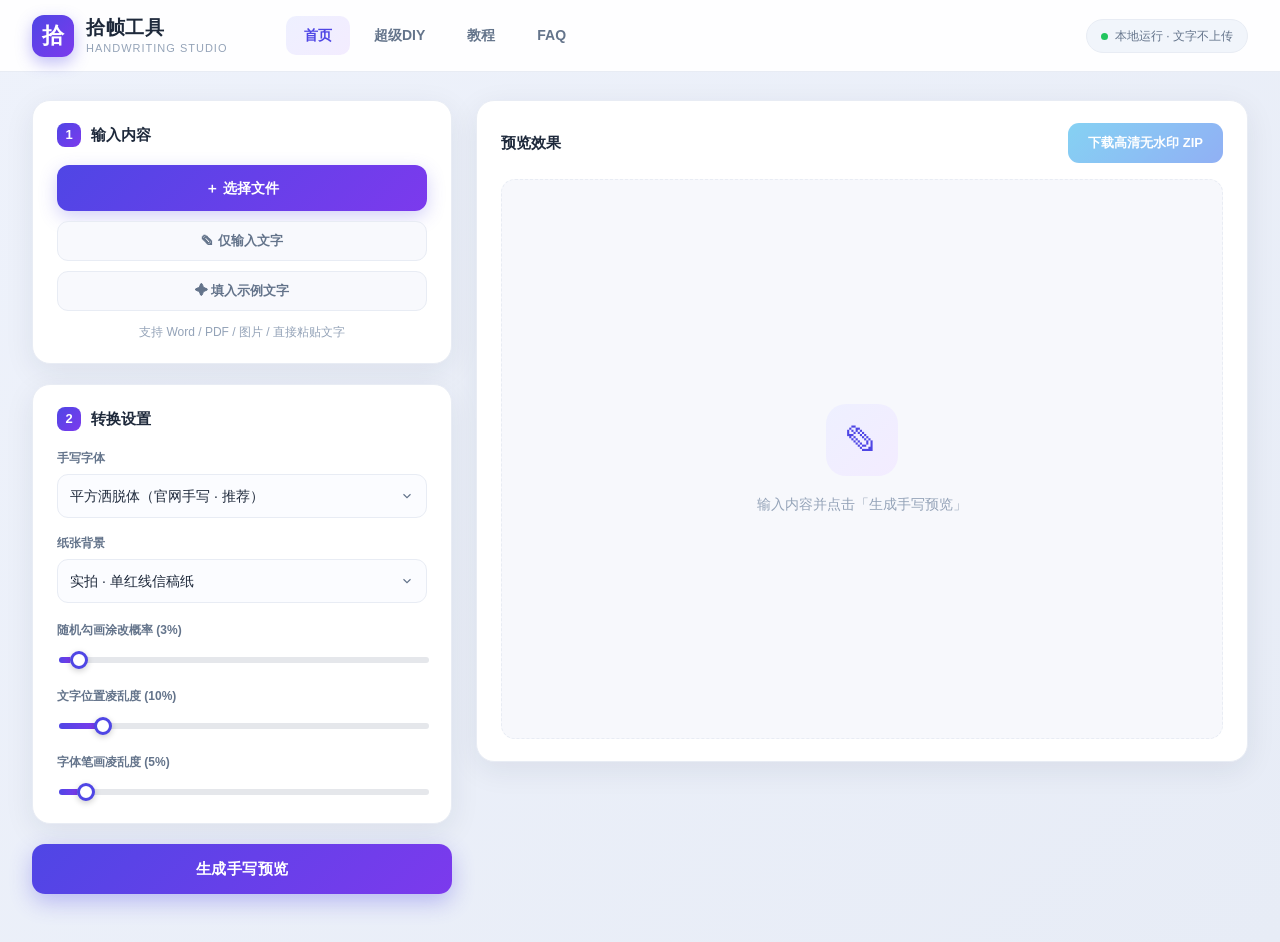
<file: index.html>
<!doctype html>
<html lang="zh-CN">
<head>
<meta charset="utf-8">
<meta name="viewport" content="width=device-width,initial-scale=1">
<title>拾帧工具 - 一键生成手写文稿</title>
<link rel="icon" href="img/logo.a5f914db.png">
<link href="css/fonts.css" rel="stylesheet">
<link href="css/newui.css" rel="stylesheet">
</head>
<body>

<header class="topbar">
  <div class="brand">
    <div class="brand-mark">拾</div>
    <div class="brand-txt"><b>拾帧工具</b><span>HANDWRITING STUDIO</span></div>
  </div>
  <nav class="topnav">
    <div class="nav-item active"><span class="nav-text">首页</span></div>
    <div class="nav-item"><span class="nav-text">超级DIY</span></div>
    <div class="nav-item"><span class="nav-text">教程</span></div>
    <div class="nav-item"><span class="nav-text">FAQ</span></div>
  </nav>
  <div class="topbadge">本地运行 · 文字不上传</div>
</header>

<main class="workspace">
  <!-- 左侧：控制区 -->
  <section class="col-left">

    <div class="card">
      <h2 class="card-h"><i class="n">1</i> 输入内容</h2>
      <div class="file-upload">
        <div class="file-upload-area">
          <label class="file-btn" for="word-file">＋ 选择文件</label>
          <input id="word-file" type="file" accept=".doc,.docx,.jpg,.jpeg,.png,.pdf">
          <button class="right-button ghost" type="button">✎ 仅输入文字</button>
          <button class="no-word-button ghost" type="button">✦ 填入示例文字</button>
        </div>
      </div>
      <p class="hint">支持 Word / PDF / 图片 / 直接粘贴文字</p>
    </div>

    <div class="card">
      <h2 class="card-h"><i class="n">2</i> 转换设置</h2>

      <label class="field" for="font-select">手写字体</label>
      <select id="font-select" class="styled-select sel">
        <option value="0">栗壳坚坚体</option>
        <option value="7">平方洒脱体（官网手写 · 推荐）</option>
        <option value="12">硬笔楷书</option>
        <option value="4">新叶念体</option>
        <option value="6">手写体1</option>
        <option value="14">真实手写体2</option>
        <option value="15">真实手写体3</option>
        <option value="1015">真实手写体3 · 加粗</option>
        <option value="16">真实手写体4</option>
        <option value="1016">真实手写体4 · 加粗</option>
        <option value="8">王强手写体</option>
        <option value="1">喜脉喜欢体</option>
        <option value="2">ChillZhuo</option>
        <option value="3">pigtruman手写体</option>
        <option value="17">真实手写体5</option>
        <option value="1017">真实手写体5 · 加粗</option>
        <option value="18">真实手写体6</option>
        <option value="1018">真实手写体6 · 加粗</option>
        <option value="19">真实手写体7</option>
        <option value="1019">真实手写体7 · 加粗</option>
        <option value="20">真实手写体8</option>
        <option value="1020">真实手写体8 · 加粗</option>
        <option value="21">真实手写体9</option>
        <option value="1021">真实手写体9 · 加粗</option>
        <option value="22">真实手写体10</option>
        <option value="1022">真实手写体10 · 加粗</option>
        <option value="23">真实手写体11</option>
        <option value="1023">真实手写体11 · 加粗</option>
        <option value="24">真实手写体12</option>
        <option value="1024">真实手写体12 · 加粗</option>
        <option value="13">繁体 · 辰宇落雁体</option>
        <option value="9">日文 · TekitouPoem</option>
        <option value="10">韩文 · KimjungchulScript</option>
        <option value="25">其他语言</option>
      </select>

      <label class="field" for="paper-select">纸张背景</label>
      <select id="paper-select" class="styled-select sel">
        <option value="41">实拍 · 红格子稿纸</option>
        <option value="42">可打印 · 黑格子稿纸</option>
        <option value="43">可打印 · 红格子稿纸</option>
        <option value="20">实拍 · 单红线信稿纸</option>
        <option value="30">可打印 · 单红线A4信稿纸</option>
        <option value="0">草稿纸 · 高清实拍</option>
        <option value="1">可打印 · A4纵向 600dpi</option>
        <option value="2">可打印 · A4横向 600dpi</option>
        <option value="3">可打印 · B5纵向 600dpi</option>
        <option value="4">可打印 · B5横向 600dpi</option>
        <option value="5">可打印 · A3纵向 600dpi</option>
        <option value="6">可打印 · A3横向 600dpi</option>
        <option value="22">可打印 · 单红线宽边距</option>
      </select>

      <div class="slider-row">
        <label>随机勾画涂改概率 (3%)</label>
        <input type="range" id="mistake-rate" min="0" max="100" step="1" value="3">
      </div>
      <div class="slider-row">
        <label>文字位置凌乱度 (10%)</label>
        <input type="range" id="messy-ratio" min="0" max="100" step="1" value="10">
      </div>
      <div class="slider-row">
        <label>字体笔画凌乱度 (5%)</label>
        <input type="range" id="char-random" min="0" max="100" step="1" value="5">
      </div>
    </div>

    <button class="preview-button" type="button">生成手写预览</button>
  </section>

  <!-- 右侧：预览区 -->
  <section class="col-right">
    <div class="card preview-card">
      <div class="preview-head">
        <h2 class="card-h">预览效果</h2>
        <button class="download-button" type="button" disabled title="请先生成预览">下载高清无水印 ZIP</button>
      </div>
      <div class="preview-container">
        <div class="preview-placeholder">
          <div class="ph-icon">✎</div>
          <p>输入内容并点击「生成手写预览」</p>
        </div>
      </div>
    </div>
  </section>
</main>

<div class="toast" id="toast"></div>

<script src="vendor/jszip.min.js"></script>
<script src="js/fonts.js"></script>
<script src="js/zx.js"></script>
<script src="js/papers.js"></script>
<script src="js/engine.js"></script>
<script src="js/parser.js"></script>
<script src="js/exporter.js"></script>
<script src="js/aiwriter.js"></script>
<script src="app_official.js"></script>
</body>
</html>
</file>
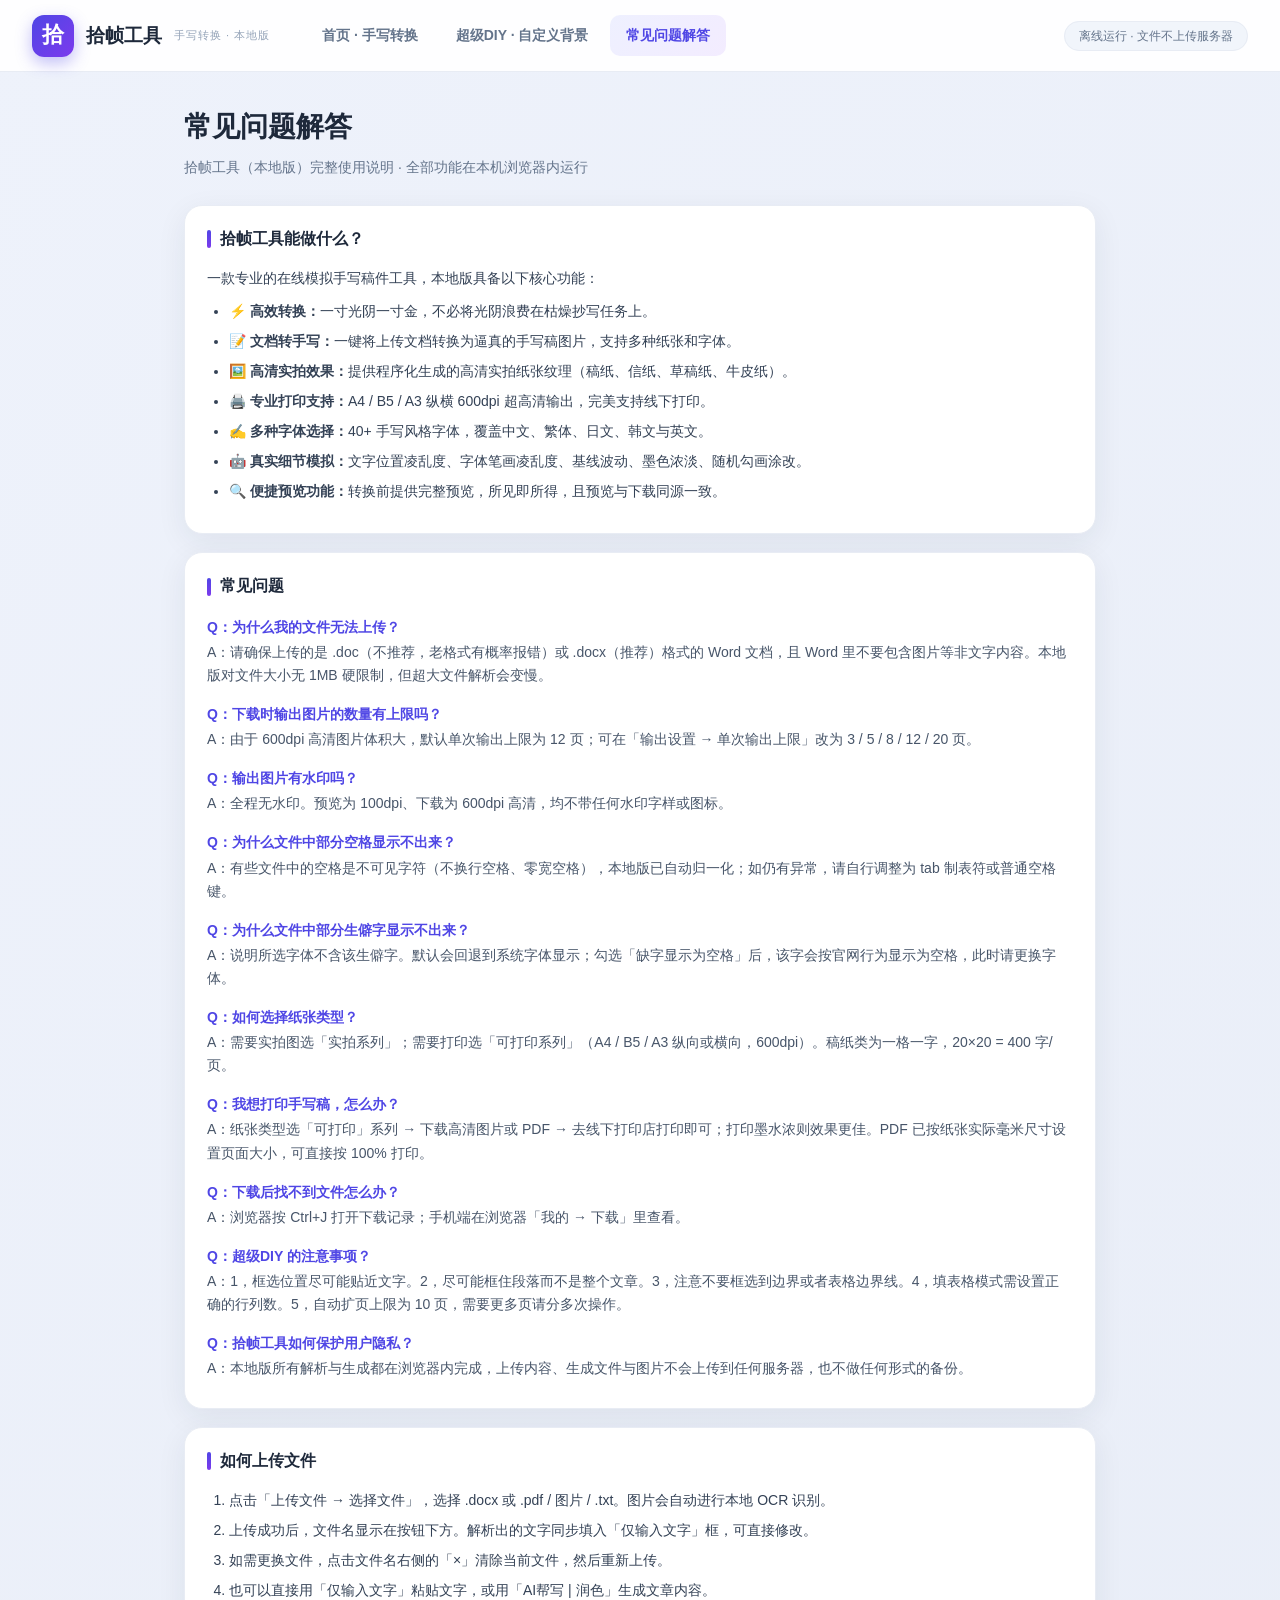
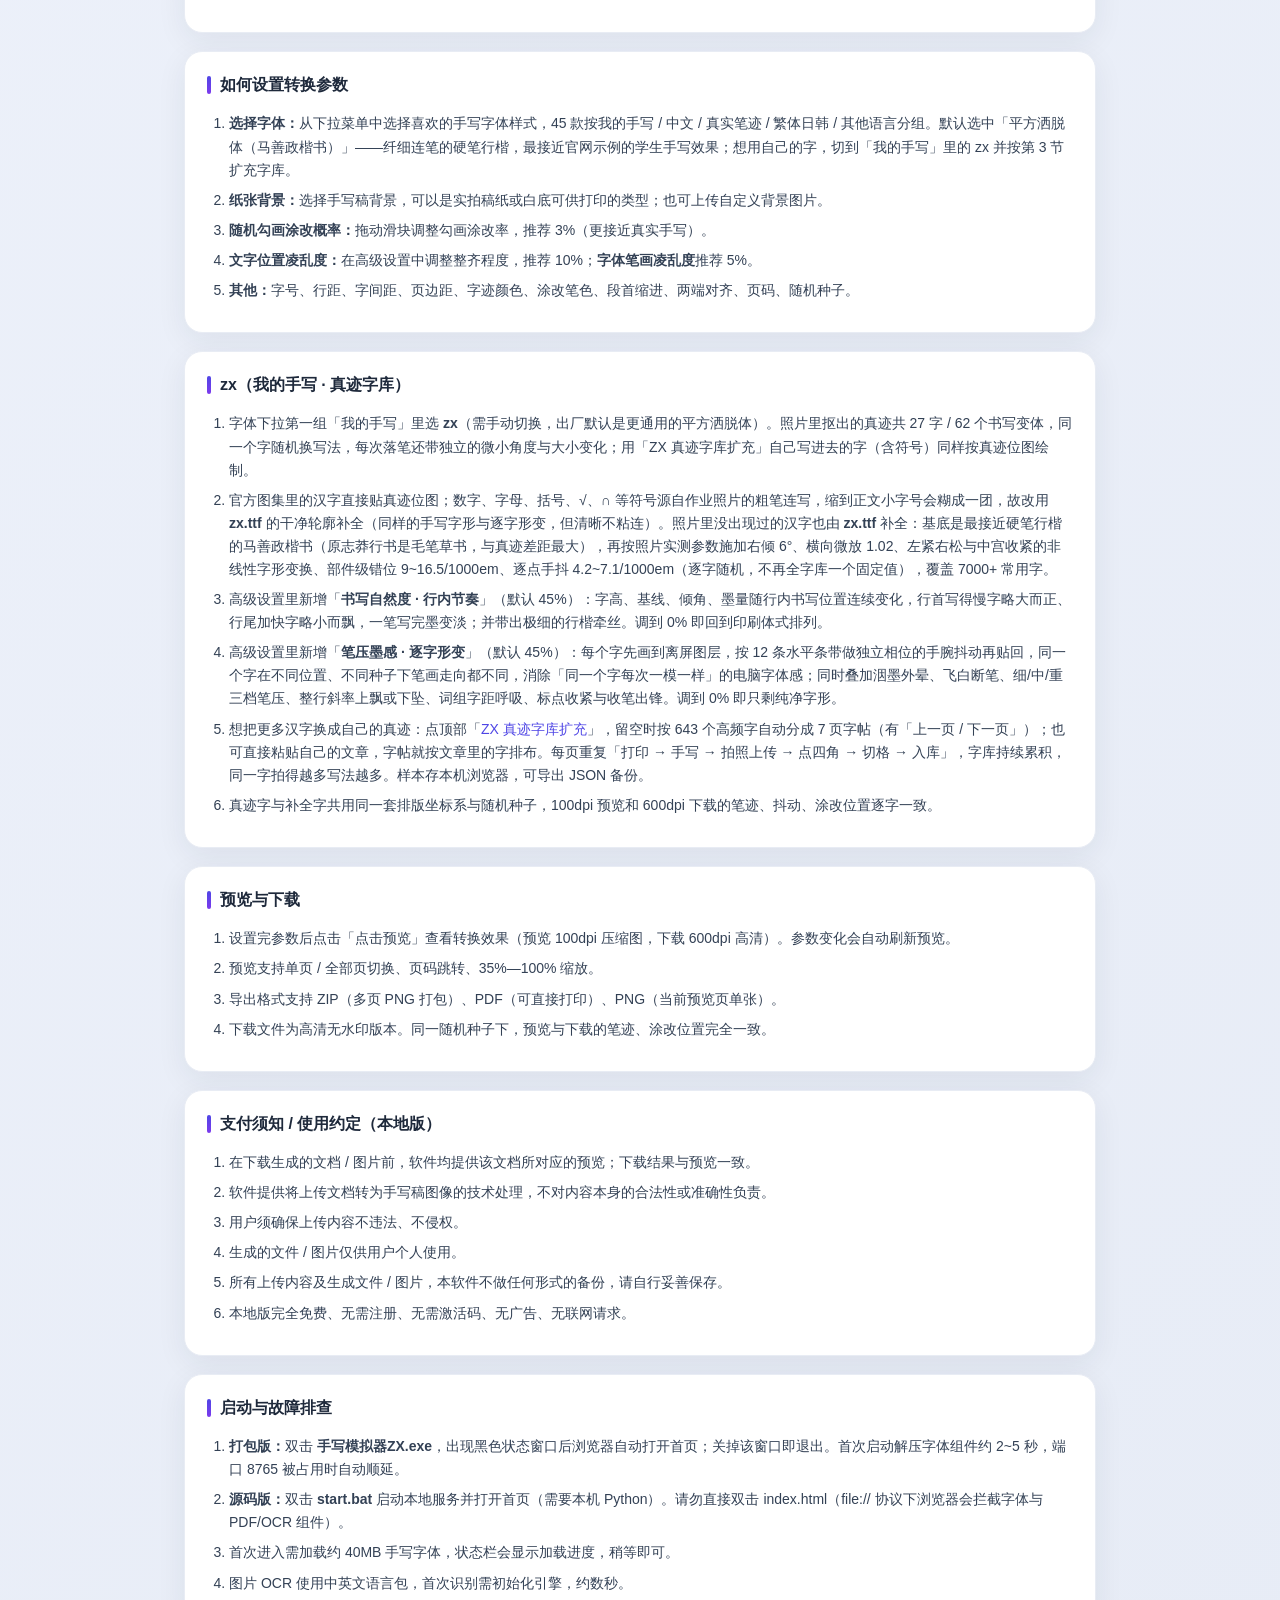
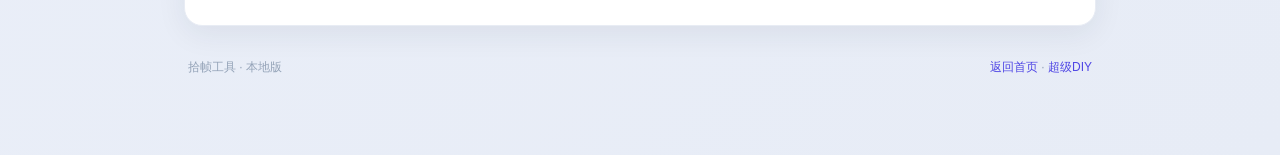
<file: guide.html>
<!doctype html>
<html lang="zh-CN">
<head>
<meta charset="utf-8">
<meta name="viewport" content="width=device-width,initial-scale=1">
<title>常见问题解答 | 拾帧工具 · 手写转换（本地版）</title>
<link rel="stylesheet" href="css/fonts.css">
<link rel="stylesheet" href="css/style.css">
</head>
<body>
<div class="topbar">
  <div class="logo"><span class="mark">拾</span>拾帧工具<small>手写转换 · 本地版</small></div>
  <nav class="nav">
    <a href="index.html">首页 · 手写转换</a>
    <a href="superdiy.html">超级DIY · 自定义背景</a>
    <a class="on" href="guide.html">常见问题解答</a>
  </nav>
  <div class="topright"><span class="badge">离线运行 · 文件不上传服务器</span></div>
</div>

<div class="page">
  <h1>常见问题解答</h1>
  <p class="lead">拾帧工具（本地版）完整使用说明 · 全部功能在本机浏览器内运行</p>

  <div class="panel">
    <h3>拾帧工具能做什么？</h3>
    <p>一款专业的在线模拟手写稿件工具，本地版具备以下核心功能：</p>
    <ul>
      <li>⚡️ <b>高效转换：</b>一寸光阴一寸金，不必将光阴浪费在枯燥抄写任务上。</li>
      <li>📝 <b>文档转手写：</b>一键将上传文档转换为逼真的手写稿图片，支持多种纸张和字体。</li>
      <li>🖼️ <b>高清实拍效果：</b>提供程序化生成的高清实拍纸张纹理（稿纸、信纸、草稿纸、牛皮纸）。</li>
      <li>🖨️ <b>专业打印支持：</b>A4 / B5 / A3 纵横 600dpi 超高清输出，完美支持线下打印。</li>
      <li>✍️ <b>多种字体选择：</b>40+ 手写风格字体，覆盖中文、繁体、日文、韩文与英文。</li>
      <li>🤖 <b>真实细节模拟：</b>文字位置凌乱度、字体笔画凌乱度、基线波动、墨色浓淡、随机勾画涂改。</li>
      <li>🔍 <b>便捷预览功能：</b>转换前提供完整预览，所见即所得，且预览与下载同源一致。</li>
    </ul>
  </div>

  <div class="panel">
    <h3>常见问题</h3>
    <p class="q">Q：为什么我的文件无法上传？</p>
    <p class="a">A：请确保上传的是 .doc（不推荐，老格式有概率报错）或 .docx（推荐）格式的 Word 文档，且 Word 里不要包含图片等非文字内容。本地版对文件大小无 1MB 硬限制，但超大文件解析会变慢。</p>
    <p class="q">Q：下载时输出图片的数量有上限吗？</p>
    <p class="a">A：由于 600dpi 高清图片体积大，默认单次输出上限为 12 页；可在「输出设置 → 单次输出上限」改为 3 / 5 / 8 / 12 / 20 页。</p>
    <p class="q">Q：输出图片有水印吗？</p>
    <p class="a">A：全程无水印。预览为 100dpi、下载为 600dpi 高清，均不带任何水印字样或图标。</p>
    <p class="q">Q：为什么文件中部分空格显示不出来？</p>
    <p class="a">A：有些文件中的空格是不可见字符（不换行空格、零宽空格），本地版已自动归一化；如仍有异常，请自行调整为 tab 制表符或普通空格键。</p>
    <p class="q">Q：为什么文件中部分生僻字显示不出来？</p>
    <p class="a">A：说明所选字体不含该生僻字。默认会回退到系统字体显示；勾选「缺字显示为空格」后，该字会按官网行为显示为空格，此时请更换字体。</p>
    <p class="q">Q：如何选择纸张类型？</p>
    <p class="a">A：需要实拍图选「实拍系列」；需要打印选「可打印系列」（A4 / B5 / A3 纵向或横向，600dpi）。稿纸类为一格一字，20×20 = 400 字/页。</p>
    <p class="q">Q：我想打印手写稿，怎么办？</p>
    <p class="a">A：纸张类型选「可打印」系列 → 下载高清图片或 PDF → 去线下打印店打印即可；打印墨水浓则效果更佳。PDF 已按纸张实际毫米尺寸设置页面大小，可直接按 100% 打印。</p>
    <p class="q">Q：下载后找不到文件怎么办？</p>
    <p class="a">A：浏览器按 Ctrl+J 打开下载记录；手机端在浏览器「我的 → 下载」里查看。</p>
    <p class="q">Q：超级DIY 的注意事项？</p>
    <p class="a">A：1，框选位置尽可能贴近文字。2，尽可能框住段落而不是整个文章。3，注意不要框选到边界或者表格边界线。4，填表格模式需设置正确的行列数。5，自动扩页上限为 10 页，需要更多页请分多次操作。</p>
    <p class="q">Q：拾帧工具如何保护用户隐私？</p>
    <p class="a">A：本地版所有解析与生成都在浏览器内完成，上传内容、生成文件与图片不会上传到任何服务器，也不做任何形式的备份。</p>
  </div>

  <div class="panel">
    <h3>如何上传文件</h3>
    <ol>
      <li>点击「上传文件 → 选择文件」，选择 .docx 或 .pdf / 图片 / .txt。图片会自动进行本地 OCR 识别。</li>
      <li>上传成功后，文件名显示在按钮下方。解析出的文字同步填入「仅输入文字」框，可直接修改。</li>
      <li>如需更换文件，点击文件名右侧的「×」清除当前文件，然后重新上传。</li>
      <li>也可以直接用「仅输入文字」粘贴文字，或用「AI帮写 | 润色」生成文章内容。</li>
    </ol>
  </div>

  <div class="panel">
    <h3>如何设置转换参数</h3>
    <ol>
      <li><b>选择字体：</b>从下拉菜单中选择喜欢的手写字体样式，45 款按我的手写 / 中文 / 真实笔迹 / 繁体日韩 / 其他语言分组。默认选中「平方洒脱体（马善政楷书）」——纤细连笔的硬笔行楷，最接近官网示例的学生手写效果；想用自己的字，切到「我的手写」里的 zx 并按第 3 节扩充字库。</li>
      <li><b>纸张背景：</b>选择手写稿背景，可以是实拍稿纸或白底可供打印的类型；也可上传自定义背景图片。</li>
      <li><b>随机勾画涂改概率：</b>拖动滑块调整勾画涂改率，推荐 3%（更接近真实手写）。</li>
      <li><b>文字位置凌乱度：</b>在高级设置中调整整齐程度，推荐 10%；<b>字体笔画凌乱度</b>推荐 5%。</li>
      <li><b>其他：</b>字号、行距、字间距、页边距、字迹颜色、涂改笔色、段首缩进、两端对齐、页码、随机种子。</li>
    </ol>
  </div>

  <div class="panel">
    <h3>zx（我的手写 · 真迹字库）</h3>
    <ol>
      <li>字体下拉第一组「我的手写」里选 <b>zx</b>（需手动切换，出厂默认是更通用的平方洒脱体）。照片里抠出的真迹共 27 字 / 62 个书写变体，同一个字随机换写法，每次落笔还带独立的微小角度与大小变化；用「ZX 真迹字库扩充」自己写进去的字（含符号）同样按真迹位图绘制。</li>
      <li>官方图集里的汉字直接贴真迹位图；数字、字母、括号、√、∩ 等符号源自作业照片的粗笔连写，缩到正文小字号会糊成一团，故改用 <b>zx.ttf</b> 的干净轮廓补全（同样的手写字形与逐字形变，但清晰不粘连）。照片里没出现过的汉字也由 <b>zx.ttf</b> 补全：基底是最接近硬笔行楷的马善政楷书（原志莽行书是毛笔草书，与真迹差距最大），再按照片实测参数施加右倾 6°、横向微放 1.02、左紧右松与中宫收紧的非线性字形变换、部件级错位 9~16.5/1000em、逐点手抖 4.2~7.1/1000em（逐字随机，不再全字库一个固定值），覆盖 7000+ 常用字。</li>
      <li>高级设置里新增「<b>书写自然度 · 行内节奏</b>」（默认 45%）：字高、基线、倾角、墨量随行内书写位置连续变化，行首写得慢字略大而正、行尾加快字略小而飘，一笔写完墨变淡；并带出极细的行楷牵丝。调到 0% 即回到印刷体式排列。</li>
      <li>高级设置里新增「<b>笔压墨感 · 逐字形变</b>」（默认 45%）：每个字先画到离屏图层，按 12 条水平条带做独立相位的手腕抖动再贴回，同一个字在不同位置、不同种子下笔画走向都不同，消除「同一个字每次一模一样」的电脑字体感；同时叠加洇墨外晕、飞白断笔、细/中/重三档笔压、整行斜率上飘或下坠、词组字距呼吸、标点收紧与收笔出锋。调到 0% 即只剩纯净字形。</li>
      <li>想把更多汉字换成自己的真迹：点顶部「<a href="zxtrain.html">ZX 真迹字库扩充</a>」，留空时按 643 个高频字自动分成 7 页字帖（有「上一页 / 下一页」）；也可直接粘贴自己的文章，字帖就按文章里的字排布。每页重复「打印 → 手写 → 拍照上传 → 点四角 → 切格 → 入库」，字库持续累积，同一字拍得越多写法越多。样本存本机浏览器，可导出 JSON 备份。</li>
      <li>真迹字与补全字共用同一套排版坐标系与随机种子，100dpi 预览和 600dpi 下载的笔迹、抖动、涂改位置逐字一致。</li>
    </ol>
  </div>

  <div class="panel">
    <h3>预览与下载</h3>
    <ol>
      <li>设置完参数后点击「点击预览」查看转换效果（预览 100dpi 压缩图，下载 600dpi 高清）。参数变化会自动刷新预览。</li>
      <li>预览支持单页 / 全部页切换、页码跳转、35%—100% 缩放。</li>
      <li>导出格式支持 ZIP（多页 PNG 打包）、PDF（可直接打印）、PNG（当前预览页单张）。</li>
      <li>下载文件为高清无水印版本。同一随机种子下，预览与下载的笔迹、涂改位置完全一致。</li>
    </ol>
  </div>

  <div class="panel">
    <h3>支付须知 / 使用约定（本地版）</h3>
    <ol>
      <li>在下载生成的文档 / 图片前，软件均提供该文档所对应的预览；下载结果与预览一致。</li>
      <li>软件提供将上传文档转为手写稿图像的技术处理，不对内容本身的合法性或准确性负责。</li>
      <li>用户须确保上传内容不违法、不侵权。</li>
      <li>生成的文件 / 图片仅供用户个人使用。</li>
      <li>所有上传内容及生成文件 / 图片，本软件不做任何形式的备份，请自行妥善保存。</li>
      <li>本地版完全免费、无需注册、无需激活码、无广告、无联网请求。</li>
    </ol>
  </div>

  <div class="panel">
    <h3>启动与故障排查</h3>
    <ol>
      <li><b>打包版：</b>双击 <b>手写模拟器ZX.exe</b>，出现黑色状态窗口后浏览器自动打开首页；关掉该窗口即退出。首次启动解压字体组件约 2~5 秒，端口 8765 被占用时自动顺延。</li>
      <li><b>源码版：</b>双击 <b>start.bat</b> 启动本地服务并打开首页（需要本机 Python）。请勿直接双击 index.html（file:// 协议下浏览器会拦截字体与 PDF/OCR 组件）。</li>
      <li>首次进入需加载约 40MB 手写字体，状态栏会显示加载进度，稍等即可。</li>
      <li>图片 OCR 使用中英文语言包，首次识别需初始化引擎，约数秒。</li>
    </ol>
  </div>

  <div class="foot"><span>拾帧工具 · 本地版</span><span><a href="index.html">返回首页</a> · <a href="superdiy.html">超级DIY</a></span></div>
</div>
</body>
</html>
</file>
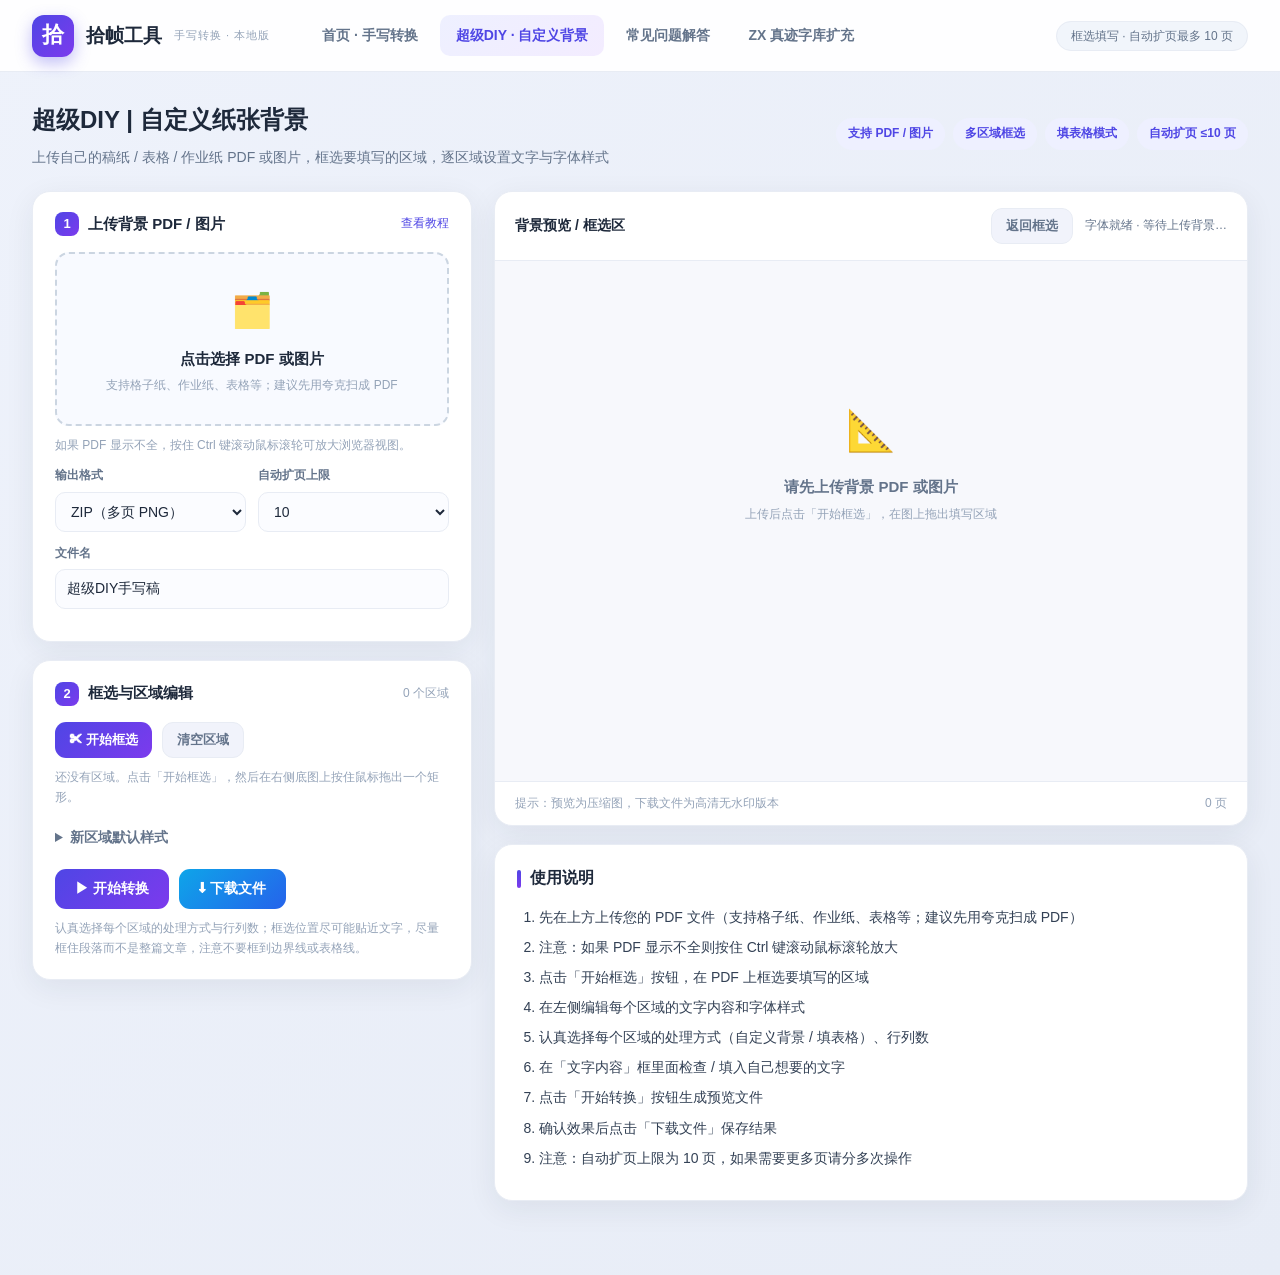
<file: superdiy.html>
<!doctype html>
<html lang="zh-CN">
<head>
<meta charset="utf-8">
<meta name="viewport" content="width=device-width,initial-scale=1">
<title>超级DIY | 自定义背景 — 拾帧工具 · 手写转换</title>
<link rel="stylesheet" href="css/fonts.css">
<link rel="stylesheet" href="css/style.css">
</head>
<body>
<div class="topbar">
  <div class="logo"><span class="mark">拾</span>拾帧工具<small>手写转换 · 本地版</small></div>
  <nav class="nav">
    <a href="index.html">首页 · 手写转换</a>
    <a class="on" href="superdiy.html">超级DIY · 自定义背景</a>
    <a href="guide.html">常见问题解答</a>
    <a href="zxtrain.html">ZX 真迹字库扩充</a>
  </nav>
  <div class="topright"><span class="badge">框选填写 · 自动扩页最多 10 页</span></div>
</div>

<div class="wrap">
  <div class="hero">
    <div><h1>超级DIY | 自定义纸张背景</h1>
      <p>上传自己的稿纸 / 表格 / 作业纸 PDF 或图片，框选要填写的区域，逐区域设置文字与字体样式</p></div>
    <div class="chips"><span class="chip">支持 PDF / 图片</span><span class="chip">多区域框选</span><span class="chip">填表格模式</span><span class="chip">自动扩页 ≤10 页</span></div>
  </div>

  <div class="diylayout">
    <div>
      <div class="card">
        <h2><span class="t"><span class="n">1</span>上传背景 PDF / 图片</span><span class="hint"><a href="guide.html">查看教程</a></span></h2>
        <div class="body">
          <div class="drop" id="diyDrop">
            <div class="ic">🗂️</div>
            <div class="t1">点击选择 PDF 或图片</div>
            <div class="t2">支持格子纸、作业纸、表格等；建议先用夸克扫成 PDF</div>
          </div>
          <input type="file" id="diyFile" accept=".pdf,.png,.jpg,.jpeg,.webp,.bmp" style="display:none">
          <div class="filelist" id="diyFileList"></div>
          <p class="help">如果 PDF 显示不全，按住 Ctrl 键滚动鼠标滚轮可放大浏览器视图。</p>
          <div class="row" style="margin-top:10px">
            <label class="fld"><span>输出格式</span><select id="diyFormat"><option value="zip">ZIP（多页 PNG）</option><option value="pdf">PDF</option><option value="png">PNG（第 1 页）</option></select></label>
            <label class="fld"><span>自动扩页上限</span><select id="diyMaxPages"><option>1</option><option>3</option><option>5</option><option selected>10</option></select></label>
          </div>
          <label class="fld"><span>文件名</span><input type="text" id="diyName" value="超级DIY手写稿"></label>
        </div>
      </div>

      <div class="card">
        <h2><span class="t"><span class="n">2</span>框选与区域编辑</span><span class="hint" id="diyRegionCount">0 个区域</span></h2>
        <div class="body">
          <div class="btnrow" style="margin-bottom:10px">
            <button class="btn primary sm" id="btnStartSelect">✂ 开始框选</button>
            <button class="btn ghost sm" id="btnClearRegions">清空区域</button>
          </div>
          <div id="regionList"><p class="help">还没有区域。点击「开始框选」，然后在右侧底图上按住鼠标拖出一个矩形。</p></div>
          <details class="adv" style="margin-top:10px">
            <summary>新区域默认样式</summary>
            <div class="inner">
              <label class="fld"><span>字体</span><select id="diyFont"></select></label>
              <div class="row">
                <label class="fld"><span>字号 <em id="diyFsVal">22 px</em></span><input type="range" id="diyFontSize" min="10" max="60" value="22"></label>
                <label class="fld"><span>字迹颜色</span><input type="color" id="diyColor" value="#1b2b45"></label>
              </div>
              <div class="row">
                <label class="fld"><span>处理方式</span><select id="diyMode"><option value="flow">自定义背景（连续书写）</option><option value="table">填表格（逐格填字）</option></select></label>
                <label class="fld"><span>凌乱度 <em id="diyJitterVal">8%</em></span><input type="range" id="diyJitter" min="0" max="60" value="8"></label>
              </div>
              <div class="row">
                <label class="fld"><span>行数（填表格）</span><input type="number" id="diyRows" value="3" min="1" max="40"></label>
                <label class="fld"><span>列数（填表格）</span><input type="number" id="diyCols" value="6" min="1" max="40"></label>
              </div>
            </div>
          </details>
          <div class="btnrow" style="margin-top:12px">
            <button class="btn primary" id="btnDiyConvert">▶ 开始转换</button>
            <button class="btn accent" id="btnDiyDownload">⬇ 下载文件</button>
          </div>
          <p class="help">认真选择每个区域的处理方式与行列数；框选位置尽可能贴近文字，尽量框住段落而不是整篇文章，注意不要框到边界线或表格线。</p>
        </div>
      </div>
    </div>

    <div>
      <div class="previewcard">
        <div class="pvhead">
          <span class="ttl" id="diyStageTitle">背景预览 / 框选区</span>
          <div class="pvtools">
            <button class="btn ghost sm" id="btnDiyBack">返回框选</button>
            <span id="diyStatus">等待上传背景…</span>
          </div>
        </div>
        <div class="progress" id="diyProgress"><i id="diyProgressBar"></i></div>
        <div id="diyStage">
          <div class="empty"><div class="ic">📐</div><div class="t1">请先上传背景 PDF 或图片</div><div class="t2">上传后点击「开始框选」，在图上拖出填写区域</div></div>
          <canvas id="diyCanvas" style="display:none"></canvas>
          <div id="diyOverlay"></div>
          <div id="diyRegions"></div>
        </div>
        <div class="status"><span>提示：预览为压缩图，下载文件为高清无水印版本</span><span id="diyPages">0 页</span></div>
      </div>

      <div class="panel" style="margin-top:14px">
        <h3>使用说明</h3>
        <ol>
          <li>先在上方上传您的 PDF 文件（支持格子纸、作业纸、表格等；建议先用夸克扫成 PDF）</li>
          <li>注意：如果 PDF 显示不全则按住 Ctrl 键滚动鼠标滚轮放大</li>
          <li>点击「开始框选」按钮，在 PDF 上框选要填写的区域</li>
          <li>在左侧编辑每个区域的文字内容和字体样式</li>
          <li>认真选择每个区域的处理方式（自定义背景 / 填表格）、行列数</li>
          <li>在「文字内容」框里面检查 / 填入自己想要的文字</li>
          <li>点击「开始转换」按钮生成预览文件</li>
          <li>确认效果后点击「下载文件」保存结果</li>
          <li>注意：自动扩页上限为 10 页，如果需要更多页请分多次操作</li>
        </ol>
      </div>
    </div>
  </div>
</div>

<div class="toast" id="diyToast"></div>

<script src="vendor/jszip.min.js"></script>
<script src="vendor/pdf.min.js"></script>
<script src="js/fonts.js"></script>
<script src="js/zx.js"></script>
<script src="js/papers.js"></script>
<script src="js/engine.js"></script>
<script src="js/exporter.js"></script>
<script src="js/diy.js"></script>
</body>
</html>
</file>
<file: css/fonts.css>
/* 手写字体注册：文件字体 + 系统内置字体回退 */
@font-face{font-family:"HW_OfficialRecon";src:url("../fonts/official_recon.ttf") format("truetype");font-display:block}
@font-face{font-family:"HW_zx";src:url("../fonts/zx.ttf") format("truetype");font-display:block}
@font-face{font-family:"HW_MaShanZheng";src:url("../fonts/MaShanZheng_400Regular.ttf") format("truetype");font-display:block}
@font-face{font-family:"HW_ZhiMangXing";src:url("../fonts/ZhiMangXing_400Regular.ttf") format("truetype");font-display:block}
@font-face{font-family:"HW_LongCang";src:url("../fonts/LongCang_400Regular.ttf") format("truetype");font-display:block}
@font-face{font-family:"HW_LiuJianMaoCao";src:url("../fonts/LiuJianMaoCao_400Regular.ttf") format("truetype");font-display:block}
@font-face{font-family:"HW_ZCOOLKuaiLe";src:url("../fonts/ZCOOLKuaiLe_400Regular.ttf") format("truetype");font-display:block}
@font-face{font-family:"HW_ZCOOLXiaoWei";src:url("../fonts/ZCOOLXiaoWei_400Regular.ttf") format("truetype");font-display:block}
@font-face{font-family:"HW_KleeOne";src:url("../fonts/KleeOne_400Regular.ttf") format("truetype");font-display:block}
@font-face{font-family:"HW_YujiSyuku";src:url("../fonts/YujiSyuku_400Regular.ttf") format("truetype");font-display:block}
@font-face{font-family:"HW_NanumPenScript";src:url("../fonts/NanumPenScript_400Regular.ttf") format("truetype");font-display:block}
@font-face{font-family:"HW_Caveat";src:url("../fonts/Caveat_400Regular.ttf") format("truetype");font-display:block}
@font-face{font-family:"HW_Kalam";src:url("../fonts/Kalam_400Regular.ttf") format("truetype");font-display:block}
@font-face{font-family:"HW_PatrickHand";src:url("../fonts/PatrickHand_400Regular.ttf") format("truetype");font-display:block}
@font-face{font-family:"HW_GloriaHallelujah";src:url("../fonts/GloriaHallelujah_400Regular.ttf") format("truetype");font-display:block}
@font-face{font-family:"HW_ShadowsIntoLight";src:url("../fonts/ShadowsIntoLight_400Regular.ttf") format("truetype");font-display:block}
@font-face{font-family:"HW_IndieFlower";src:url("../fonts/IndieFlower_400Regular.ttf") format("truetype");font-display:block}
@font-face{font-family:"HW_DancingScript";src:url("../fonts/DancingScript_400Regular.ttf") format("truetype");font-display:block}
@font-face{font-family:"HW_ZCOOLQingKeHuangYou";src:url("../fonts/ZCOOLQingKeHuangYou-Regular.ttf") format("truetype");font-display:block}
@font-face{font-family:"HW_PinyonScript";src:url("../fonts/PinyonScript-Regular.ttf") format("truetype");font-display:block}
/* 以下为系统字体声明，仅在本机确实安装时生效；字体表已不再依赖它们 */
@font-face{font-family:"HW_STXingkai";src:local("STXingkai"),local("华文行楷");font-display:block}
@font-face{font-family:"HW_KaiTi";src:local("KaiTi"),local("楷体"),local("simkai");font-display:block}
@font-face{font-family:"HW_STKaiti";src:local("STKaiti"),local("华文楷体");font-display:block}
@font-face{font-family:"HW_FZShuTi";src:local("FZShuTi"),local("方正舒体");font-display:block}
@font-face{font-family:"HW_YouYuan";src:local("YouYuan"),local("幼圆"),local("SIMYOU");font-display:block}
@font-face{font-family:"HW_XinWei";src:local("STXinwei"),local("华文新魏");font-display:block}
@font-face{font-family:"HW_LiShu";src:local("LiSu"),local("隶书");font-display:block}
@font-face{font-family:"HW_FangSong";src:local("FangSong"),local("仿宋"),local("simfang");font-display:block}
@font-face{font-family:"HW_CaiYun";src:local("STCaiyun"),local("华文彩云");font-display:block}
@font-face{font-family:"HW_Mistral";src:local("Mistral");font-display:block}
@font-face{font-family:"HW_Pristina";src:local("Pristina");font-display:block}
</file>
<file: css/newui.css>
/* 拾帧工具 · 全新工作台界面（与官网复刻版完全不同的视觉体系） */
:root{
  --bg1:#eef2fb; --bg2:#e7ecf6;
  --card:#ffffff; --ink:#1e293b; --sub:#64748b; --faint:#94a3b8;
  --brand:#4f46e5; --brand2:#7c3aed; --line:#e8ecf4;
  --ok:#0ea5e9; --shadow:0 8px 30px rgba(30,41,59,.08);
  --radius:18px;
}
*{box-sizing:border-box}
html,body{margin:0;padding:0}
body{
  font-family:-apple-system,BlinkMacSystemFont,"Segoe UI","Microsoft YaHei","PingFang SC",sans-serif;
  background:linear-gradient(135deg,var(--bg1) 0%,var(--bg2) 100%);
  color:var(--ink);min-height:100vh;font-size:14px;line-height:1.5;
}

/* ===== 顶部品牌栏 ===== */
.topbar{
  height:72px;background:rgba(255,255,255,.92);backdrop-filter:blur(12px);
  border-bottom:1px solid var(--line);display:flex;align-items:center;
  padding:0 32px;gap:24px;position:sticky;top:0;z-index:50;
}
.brand{display:flex;align-items:center;gap:12px;min-width:230px}
.brand-mark{
  width:42px;height:42px;border-radius:12px;flex:none;
  background:linear-gradient(135deg,var(--brand),var(--brand2));
  color:#fff;font-size:22px;font-weight:700;display:flex;align-items:center;justify-content:center;
  box-shadow:0 6px 16px rgba(79,70,229,.35);font-family:"MaShanZheng","STKaiti",serif;
}
.brand-txt{display:flex;flex-direction:column;line-height:1.15}
.brand-txt b{font-size:19px;letter-spacing:.5px}
.brand-txt span{font-size:11px;color:var(--faint);margin-top:3px;letter-spacing:1px}
.topnav{display:flex;gap:6px;flex:1}
.nav-item{
  padding:9px 18px;border-radius:10px;color:var(--sub);font-weight:600;
  cursor:pointer;user-select:none;transition:.2s;font-size:14px;
}
.nav-item:hover{background:#f1f3fb;color:var(--brand)}
.nav-item.active{background:linear-gradient(135deg,#eef0ff,#f3ecff);color:var(--brand)}
.topbadge{
  font-size:12px;color:var(--sub);background:#f1f5fb;border:1px solid var(--line);
  padding:7px 14px;border-radius:999px;white-space:nowrap;
}
.topbadge::before{content:"";display:inline-block;width:7px;height:7px;border-radius:50%;background:#22c55e;margin-right:7px;vertical-align:middle}

/* ===== 工作台主体 ===== */
.workspace{
  max-width:1440px;margin:0 auto;padding:28px 32px 48px;
  display:grid;grid-template-columns:420px 1fr;gap:24px;align-items:start;
}
.card{
  background:var(--card);border:1px solid var(--line);border-radius:var(--radius);
  box-shadow:var(--shadow);padding:22px 24px;margin-bottom:20px;
}
.card-h{
  margin:0 0 18px;font-size:15px;font-weight:700;display:flex;align-items:center;gap:10px;
}
.card-h .n{
  width:24px;height:24px;border-radius:8px;flex:none;
  background:linear-gradient(135deg,var(--brand),var(--brand2));color:#fff;
  font-size:13px;display:flex;align-items:center;justify-content:center;font-style:normal;
}
.hint{font-size:12px;color:var(--faint);margin:12px 0 0;text-align:center}

/* 输入区 */
.file-upload-area{display:flex;flex-direction:column;gap:10px}
.file-btn{
  display:flex;align-items:center;justify-content:center;gap:8px;
  height:46px;border-radius:12px;cursor:pointer;font-weight:700;color:#fff;
  background:linear-gradient(135deg,var(--brand),var(--brand2));
  box-shadow:0 6px 18px rgba(79,70,229,.25);transition:.2s;
}
.file-btn:hover{filter:brightness(1.08);transform:translateY(-1px)}
#word-file{display:none}
.ghost{
  height:40px;border-radius:11px;border:1px solid var(--line);background:#f8f9fd;
  color:var(--sub);font-weight:600;cursor:pointer;transition:.2s;font-size:13px;
}
.ghost:hover{border-color:var(--brand);color:var(--brand);background:#f4f5ff}
textarea.ta{
  width:100%;min-height:150px;border:1px solid var(--line);border-radius:12px;
  padding:12px 14px;font-size:14px;box-sizing:border-box;margin-top:2px;
  display:none;font-family:inherit;resize:vertical;line-height:1.7;background:#fbfcff;
}
textarea.ta:focus{outline:none;border-color:var(--brand);box-shadow:0 0 0 3px rgba(79,70,229,.1)}
.file-info{
  font-size:12px;color:var(--brand);margin-top:10px;padding:9px 12px;
  background:#f4f5ff;border-radius:9px;text-align:center;
}

/* 设置区 */
.field{display:block;font-size:12px;font-weight:700;color:var(--sub);margin:16px 0 7px}
.field:first-of-type{margin-top:0}
.sel{
  width:100%;height:44px;border-radius:11px;border:1px solid var(--line);
  background:#fbfcff;padding:0 12px;font-size:14px;color:var(--ink);cursor:pointer;
  appearance:none;background-image:url("data:image/svg+xml;utf8,<svg xmlns='http://www.w3.org/2000/svg' width='14' height='14' viewBox='0 0 24 24' fill='none' stroke='%2364748b' stroke-width='2'><path d='M6 9l6 6 6-6'/></svg>");
  background-repeat:no-repeat;background-position:right 12px center;
}
.sel:focus{outline:none;border-color:var(--brand);box-shadow:0 0 0 3px rgba(79,70,229,.1)}
.slider-row{margin-top:18px}
.slider-row label{display:block;font-size:12px;font-weight:700;color:var(--sub);margin-bottom:9px}
.slider-row input[type=range]{
  -webkit-appearance:none;width:100%;height:6px;border-radius:999px;outline:none;
  /* 左段按 --pct 显示紫色填充，右段灰色未填充，圆点位置与填充比例一致 */
  background:
    linear-gradient(90deg,var(--brand),var(--brand2)) 0/var(--pct,0%) 100% no-repeat,
    #e5e7eb;
}
.slider-row input[type=range]::-webkit-slider-thumb{
  -webkit-appearance:none;width:18px;height:18px;border-radius:50%;background:#fff;
  border:3px solid var(--brand);box-shadow:0 2px 6px rgba(0,0,0,.2);cursor:pointer;
}

/* 主操作按钮 */
.preview-button{
  width:100%;height:50px;border:none;border-radius:13px;cursor:pointer;
  font-size:15px;font-weight:700;color:#fff;letter-spacing:.5px;
  background:linear-gradient(135deg,var(--brand),var(--brand2));
  box-shadow:0 8px 22px rgba(79,70,229,.32);transition:.2s;
}
.preview-button:hover:not(:disabled){filter:brightness(1.07);transform:translateY(-2px)}
.preview-button:disabled,.download-button:disabled{opacity:.5;cursor:not-allowed;box-shadow:none}

/* 预览区 */
.preview-card{min-height:640px;display:flex;flex-direction:column}
.preview-head{display:flex;align-items:center;justify-content:space-between;margin-bottom:16px}
.preview-head .card-h{margin:0}
.download-button{
  height:40px;padding:0 20px;border:none;border-radius:11px;cursor:pointer;
  font-size:13px;font-weight:700;color:#fff;
  background:linear-gradient(135deg,#0ea5e9,#2563eb);
  box-shadow:0 6px 16px rgba(14,165,233,.25);transition:.2s;
}
.download-button:hover:not(:disabled){filter:brightness(1.08);transform:translateY(-1px)}
.preview-container{
  flex:1;background:#f7f8fc;border:1px dashed var(--line);border-radius:14px;
  padding:20px;min-height:560px;display:flex;flex-direction:column;align-items:center;
}
.preview-placeholder{
  margin:auto;text-align:center;color:var(--faint);
}
.ph-icon{
  width:72px;height:72px;border-radius:20px;margin:0 auto 18px;
  background:linear-gradient(135deg,#eef0ff,#f3ecff);color:var(--brand);
  font-size:34px;display:flex;align-items:center;justify-content:center;
  font-family:"MaShanZheng","STKaiti",serif;
}
.preview-placeholder p{margin:0;font-size:14px}
.preview-container canvas,.preview-container img{
  box-shadow:0 4px 20px rgba(30,41,59,.15);border-radius:4px;display:block;
}
.pv-wrap .file-info{background:transparent;color:var(--sub);padding:0 0 8px;margin:0}

/* Toast */
.toast{
  position:fixed;left:50%;top:88px;transform:translateX(-50%);
  background:rgba(30,41,59,.94);color:#fff;padding:12px 24px;border-radius:12px;
  z-index:9999;font-size:14px;box-shadow:0 8px 28px rgba(0,0,0,.25);
  display:none;
}

@media (max-width:1000px){
  .workspace{grid-template-columns:1fr}
  .topbadge{display:none}
}
</file>
<file: css/style.css>
/* 拾帧工具 · 辅助页面统一样式（常见问题 / 超级DIY），与主页同一套视觉体系 */
:root{
  --brand:#4f46e5; --brand2:#7c3aed; --ink:#1e293b; --sub:#64748b;
  --faint:#94a3b8; --line:#e8ecf4; --bg1:#eef2fb; --bg2:#e7ecf6;
}
*{box-sizing:border-box}
body{
  margin:0;font-family:-apple-system,BlinkMacSystemFont,"Segoe UI","Microsoft YaHei","PingFang SC",sans-serif;
  background:linear-gradient(135deg,var(--bg1),var(--bg2));color:var(--ink);
  font-size:14px;line-height:1.65;min-height:100vh;
}
a{color:var(--brand);text-decoration:none}
a:hover{text-decoration:underline}

/* 顶部栏，与主页一致 */
.topbar{
  height:72px;background:rgba(255,255,255,.92);backdrop-filter:blur(12px);
  border-bottom:1px solid var(--line);display:flex;align-items:center;
  padding:0 32px;gap:24px;position:sticky;top:0;z-index:50;
}
.topbar .logo{display:flex;align-items:center;gap:12px;min-width:250px;font-size:19px;font-weight:700}
.topbar .logo .mark{
  width:42px;height:42px;border-radius:12px;flex:none;
  background:linear-gradient(135deg,var(--brand),var(--brand2));color:#fff;
  font-size:22px;display:flex;align-items:center;justify-content:center;
  box-shadow:0 6px 16px rgba(79,70,229,.35);font-family:"MaShanZheng","STKaiti",serif;
}
.topbar .logo small{display:block;font-size:11px;color:var(--faint);font-weight:400;letter-spacing:1px}
.topbar .nav{display:flex;gap:6px;flex:1}
.topbar .nav a{
  padding:9px 16px;border-radius:10px;color:var(--sub);font-weight:600;
}
.topbar .nav a:hover{background:#f1f3fb;color:var(--brand);text-decoration:none}
.topbar .nav a.on{background:linear-gradient(135deg,#eef0ff,#f3ecff);color:var(--brand)}
.topbar .topright .badge{
  font-size:12px;color:var(--sub);background:#f1f5fb;border:1px solid var(--line);
  padding:7px 14px;border-radius:999px;white-space:nowrap;
}

/* ===== 常见问题页 ===== */
.page{max-width:960px;margin:0 auto;padding:32px 24px 64px}
.page h1{font-size:28px;margin:0 0 6px}
.page .lead{color:var(--sub);margin:0 0 26px}
.panel{
  background:#fff;border:1px solid var(--line);border-radius:18px;
  box-shadow:0 8px 30px rgba(30,41,59,.07);padding:22px 26px;margin-bottom:18px;
}
.panel h3{margin:0 0 14px;font-size:16px;display:flex;align-items:center;gap:9px}
.panel h3::before{content:"";width:4px;height:18px;border-radius:4px;background:linear-gradient(180deg,var(--brand),var(--brand2))}
.panel p{margin:8px 0;color:#334155}
.panel ul,.panel ol{padding-left:22px;margin:10px 0}
.panel li{margin:7px 0;color:#334155}
.panel .q{font-weight:700;color:var(--brand);margin-top:16px;margin-bottom:2px}
.panel .a{margin-top:0;color:#475569}
.foot{display:flex;justify-content:space-between;color:var(--faint);font-size:12px;padding:14px 4px}

/* ===== 超级DIY 页 ===== */
.wrap{max-width:1440px;margin:0 auto;padding:28px 32px 56px}
.hero{display:flex;align-items:center;justify-content:space-between;margin-bottom:22px;gap:20px}
.hero h1{font-size:24px;margin:0 0 6px}
.hero p{color:var(--sub);margin:0}
.chips{display:flex;gap:8px;flex-wrap:wrap}
.chip{background:#eef0ff;color:var(--brand);padding:6px 12px;border-radius:999px;font-size:12px;font-weight:600}
.diylayout{display:grid;grid-template-columns:440px 1fr;gap:22px;align-items:start}
.diylayout .card,.previewcard,.panel{
  background:#fff;border:1px solid var(--line);border-radius:18px;
  box-shadow:0 8px 30px rgba(30,41,59,.07);padding:20px 22px;margin-bottom:18px;
}
.diylayout .card h2{margin:0 0 16px;font-size:15px;display:flex;align-items:center;justify-content:space-between;gap:10px}
.diylayout .card h2 .t{display:flex;align-items:center;gap:9px}
.diylayout .card h2 .n,.card-h .n{
  width:24px;height:24px;border-radius:8px;background:linear-gradient(135deg,var(--brand),var(--brand2));
  color:#fff;font-size:13px;display:inline-flex;align-items:center;justify-content:center;
}
.diylayout .card h2 .hint{font-size:12px;color:var(--faint);font-weight:400}
.drop{
  border:2px dashed #cbd5e1;border-radius:14px;background:#f8faff;
  padding:28px 16px;text-align:center;cursor:pointer;transition:.2s;
}
.drop:hover{border-color:var(--brand);background:#f4f5ff}
.drop .ic{font-size:34px;margin-bottom:8px}
.drop .t1{font-weight:700;font-size:15px}
.drop .t2{color:var(--faint);font-size:12px;margin-top:5px}
.help{font-size:12px;color:var(--faint);margin:10px 0 0}
.fld{display:flex;flex-direction:column;gap:6px;font-size:12px;font-weight:700;color:var(--sub);flex:1;min-width:0;margin-bottom:12px}
.fld span{display:flex;justify-content:space-between}
.fld em{font-style:normal;color:var(--brand)}
.fld input,.fld select{
  height:40px;border:1px solid var(--line);border-radius:10px;background:#fbfcff;
  padding:0 11px;font-size:14px;color:var(--ink);width:100%;box-sizing:border-box;
}
.fld input[type=color]{padding:3px;height:40px}
.fld input[type=range]{padding:0;accent-color:var(--brand)}
.row{display:flex;gap:12px}
.btnrow{display:flex;gap:10px;flex-wrap:wrap}
.btn{
  border:none;border-radius:11px;padding:11px 20px;font-size:14px;font-weight:700;
  cursor:pointer;transition:.2s;color:#fff;background:linear-gradient(135deg,var(--brand),var(--brand2));
}
.btn:hover{filter:brightness(1.08);transform:translateY(-1px)}
.btn.sm{padding:8px 14px;font-size:13px}
.btn.ghost{background:#f1f3fb;color:var(--sub);border:1px solid var(--line)}
.btn.accent{background:linear-gradient(135deg,#0ea5e9,#2563eb)}
.btn:disabled{opacity:.5;cursor:not-allowed;transform:none}
details.adv summary{cursor:pointer;font-weight:700;color:var(--sub);padding:8px 0}
details.adv .inner{padding:12px 0}
.filelist{margin-top:10px}
.previewcard{padding:0;overflow:hidden}
.pvhead{display:flex;align-items:center;justify-content:space-between;padding:16px 20px;border-bottom:1px solid var(--line)}
.pvhead .ttl{font-weight:700}
.pvtools{display:flex;align-items:center;gap:12px;color:var(--sub);font-size:12px}
.progress{height:4px;background:#eef;display:none}
.progress i{display:block;height:100%;width:0;background:linear-gradient(90deg,var(--brand),var(--brand2));transition:width .2s}
#diyStage{min-height:520px;padding:16px;position:relative;background:#f7f8fc}
#diyStage .empty{margin:auto;text-align:center;color:var(--faint);padding:120px 20px}
#diyStage .empty .ic{font-size:40px;margin-bottom:12px}
#diyStage .empty .t1{font-weight:700;font-size:15px;color:var(--sub)}
#diyStage .empty .t2{font-size:12px;margin-top:6px}
#diyOverlay,#diyRegions{position:absolute;inset:0}
.status{display:flex;justify-content:space-between;padding:12px 20px;color:var(--faint);font-size:12px;border-top:1px solid var(--line)}
.toast{
  position:fixed;left:50%;top:88px;transform:translateX(-50%);
  background:rgba(30,41,59,.94);color:#fff;padding:12px 24px;border-radius:12px;
  z-index:9999;font-size:14px;box-shadow:0 8px 28px rgba(0,0,0,.25);display:none;
}
@media(max-width:1000px){.diylayout{grid-template-columns:1fr}.topbar .topright,.chips{display:none}}
</file>
